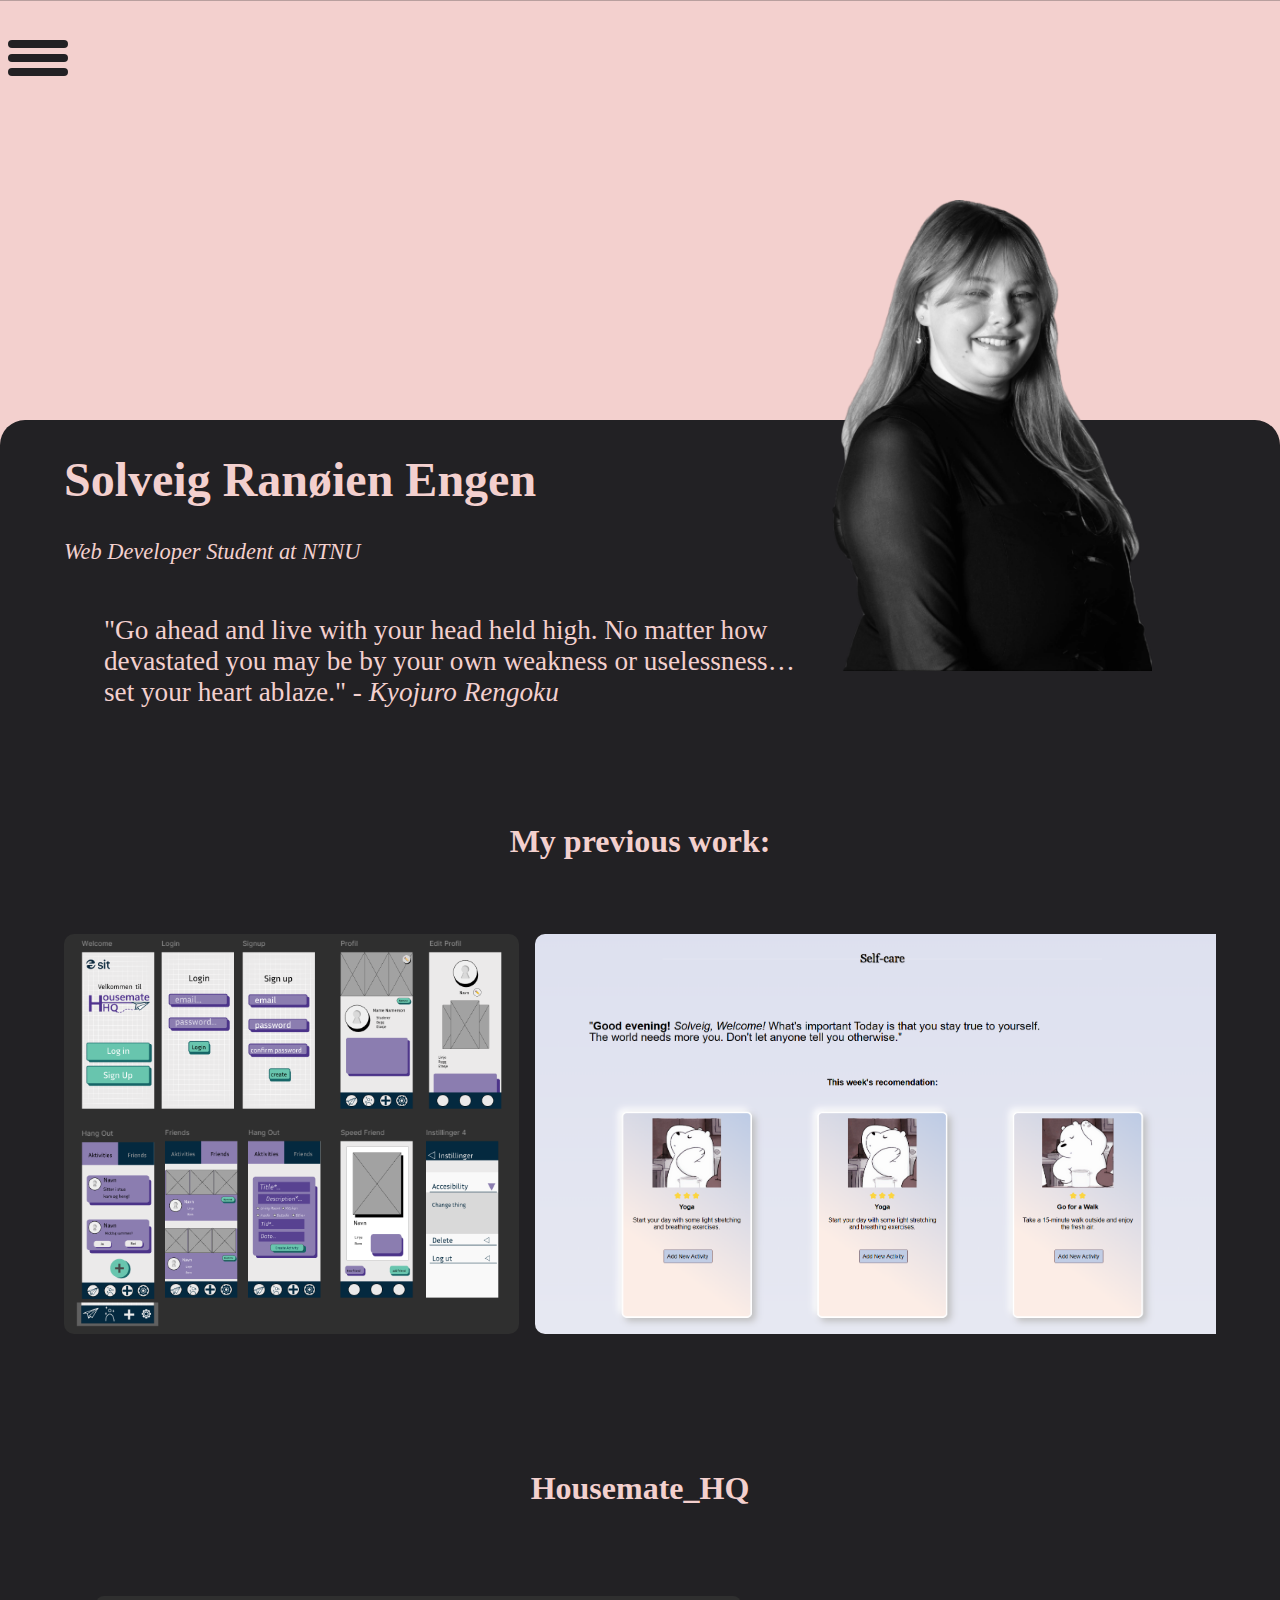
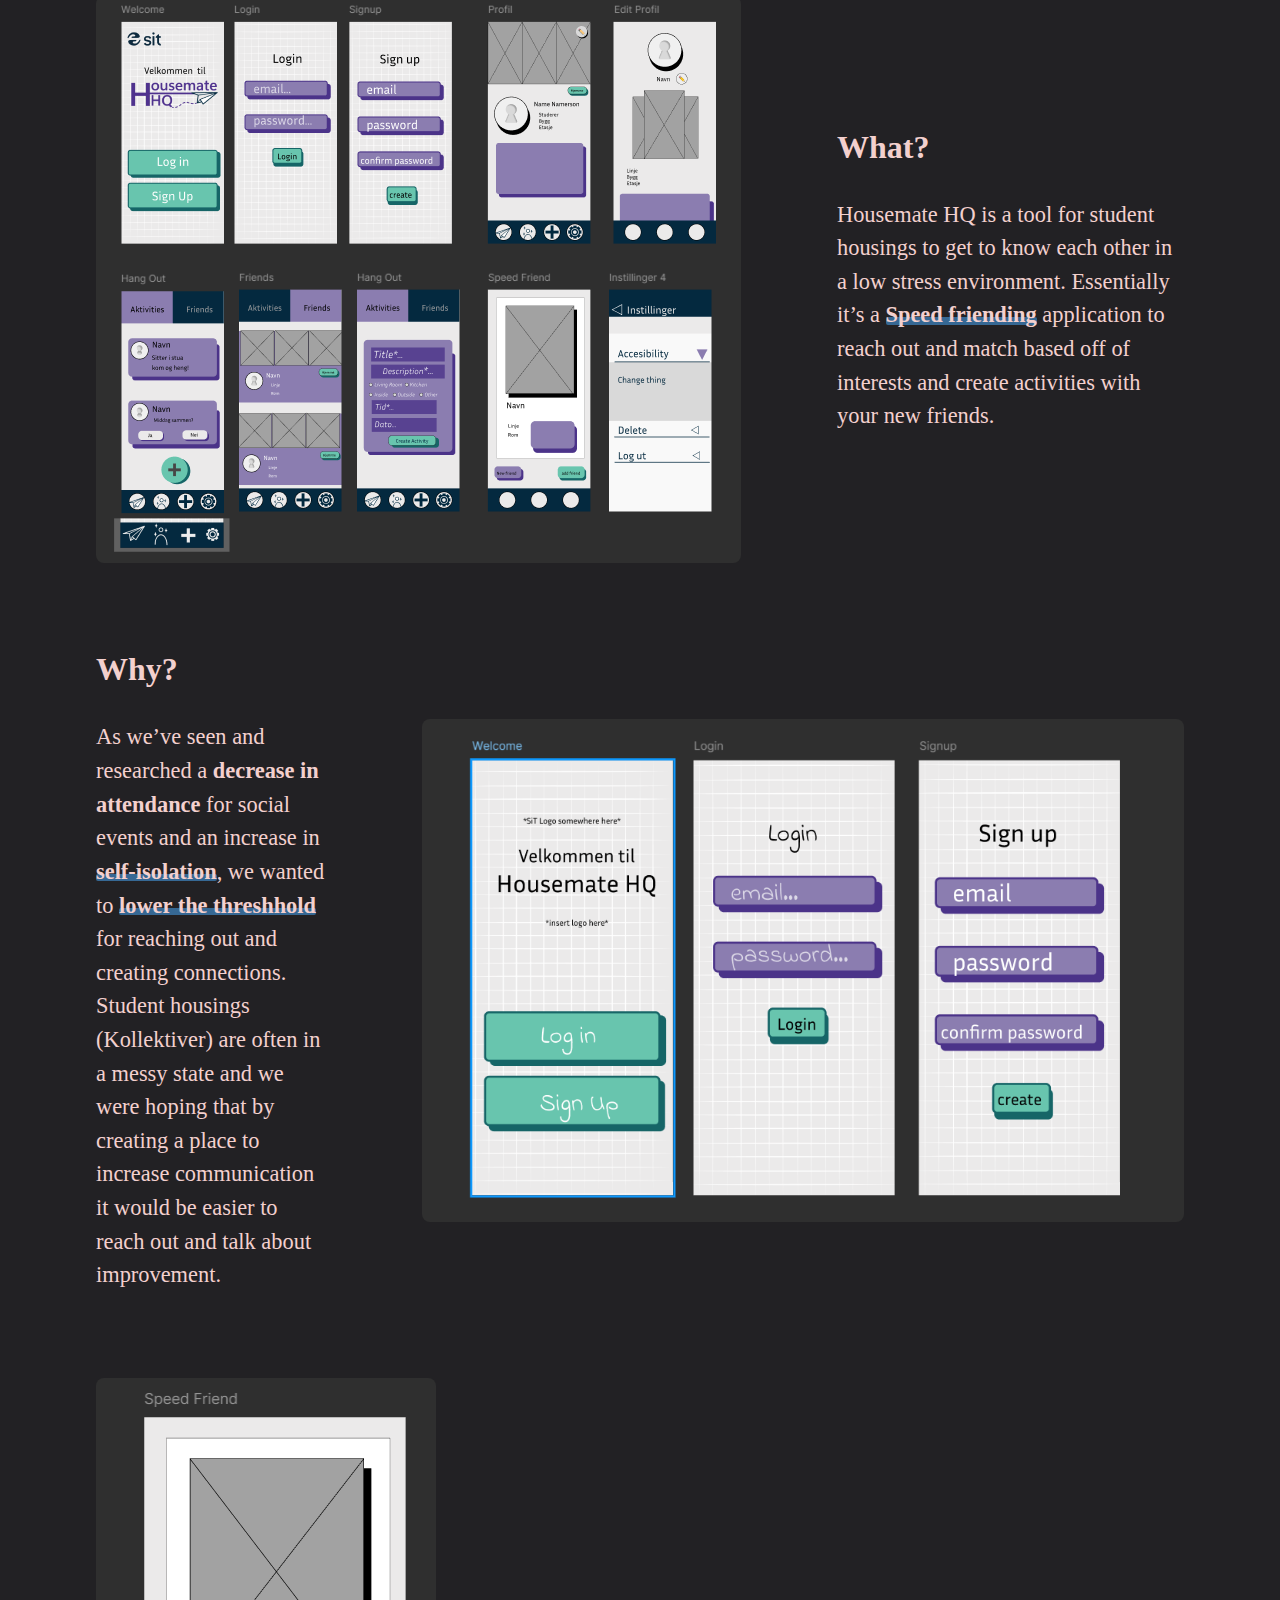
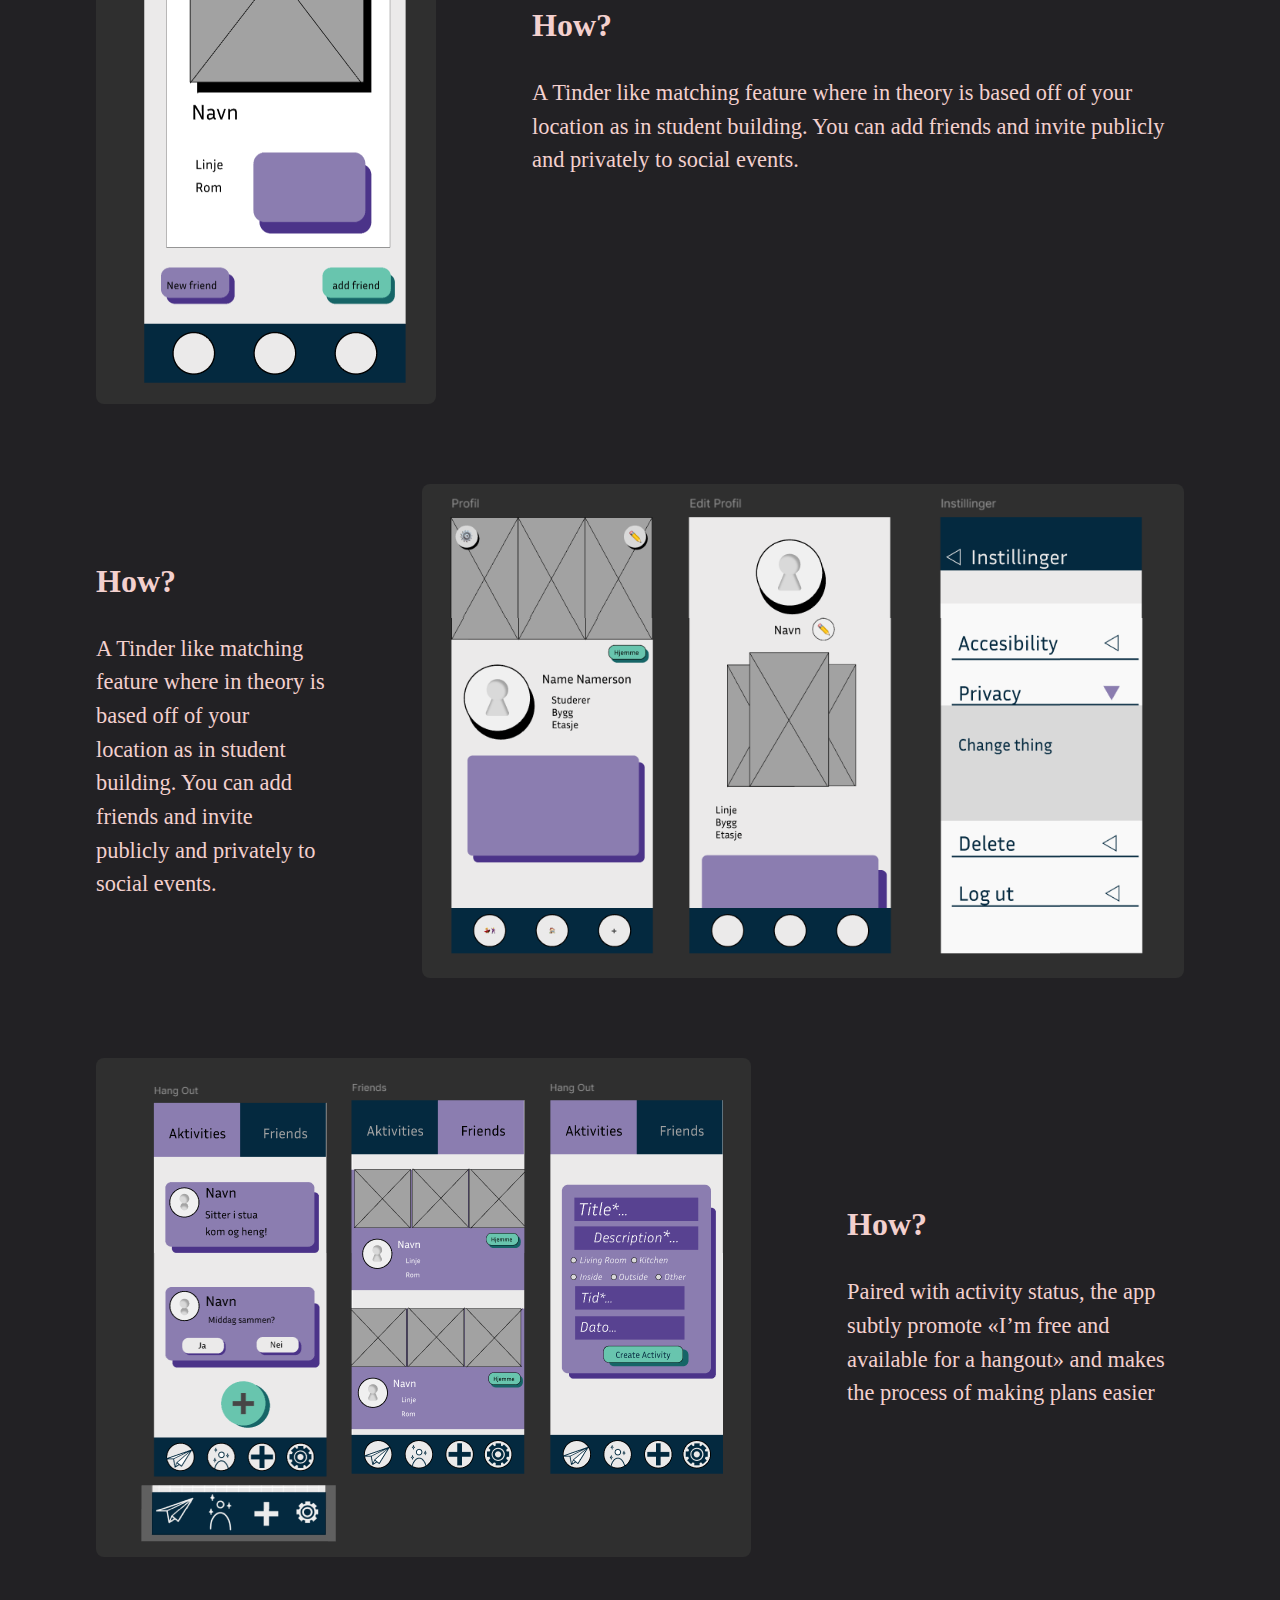
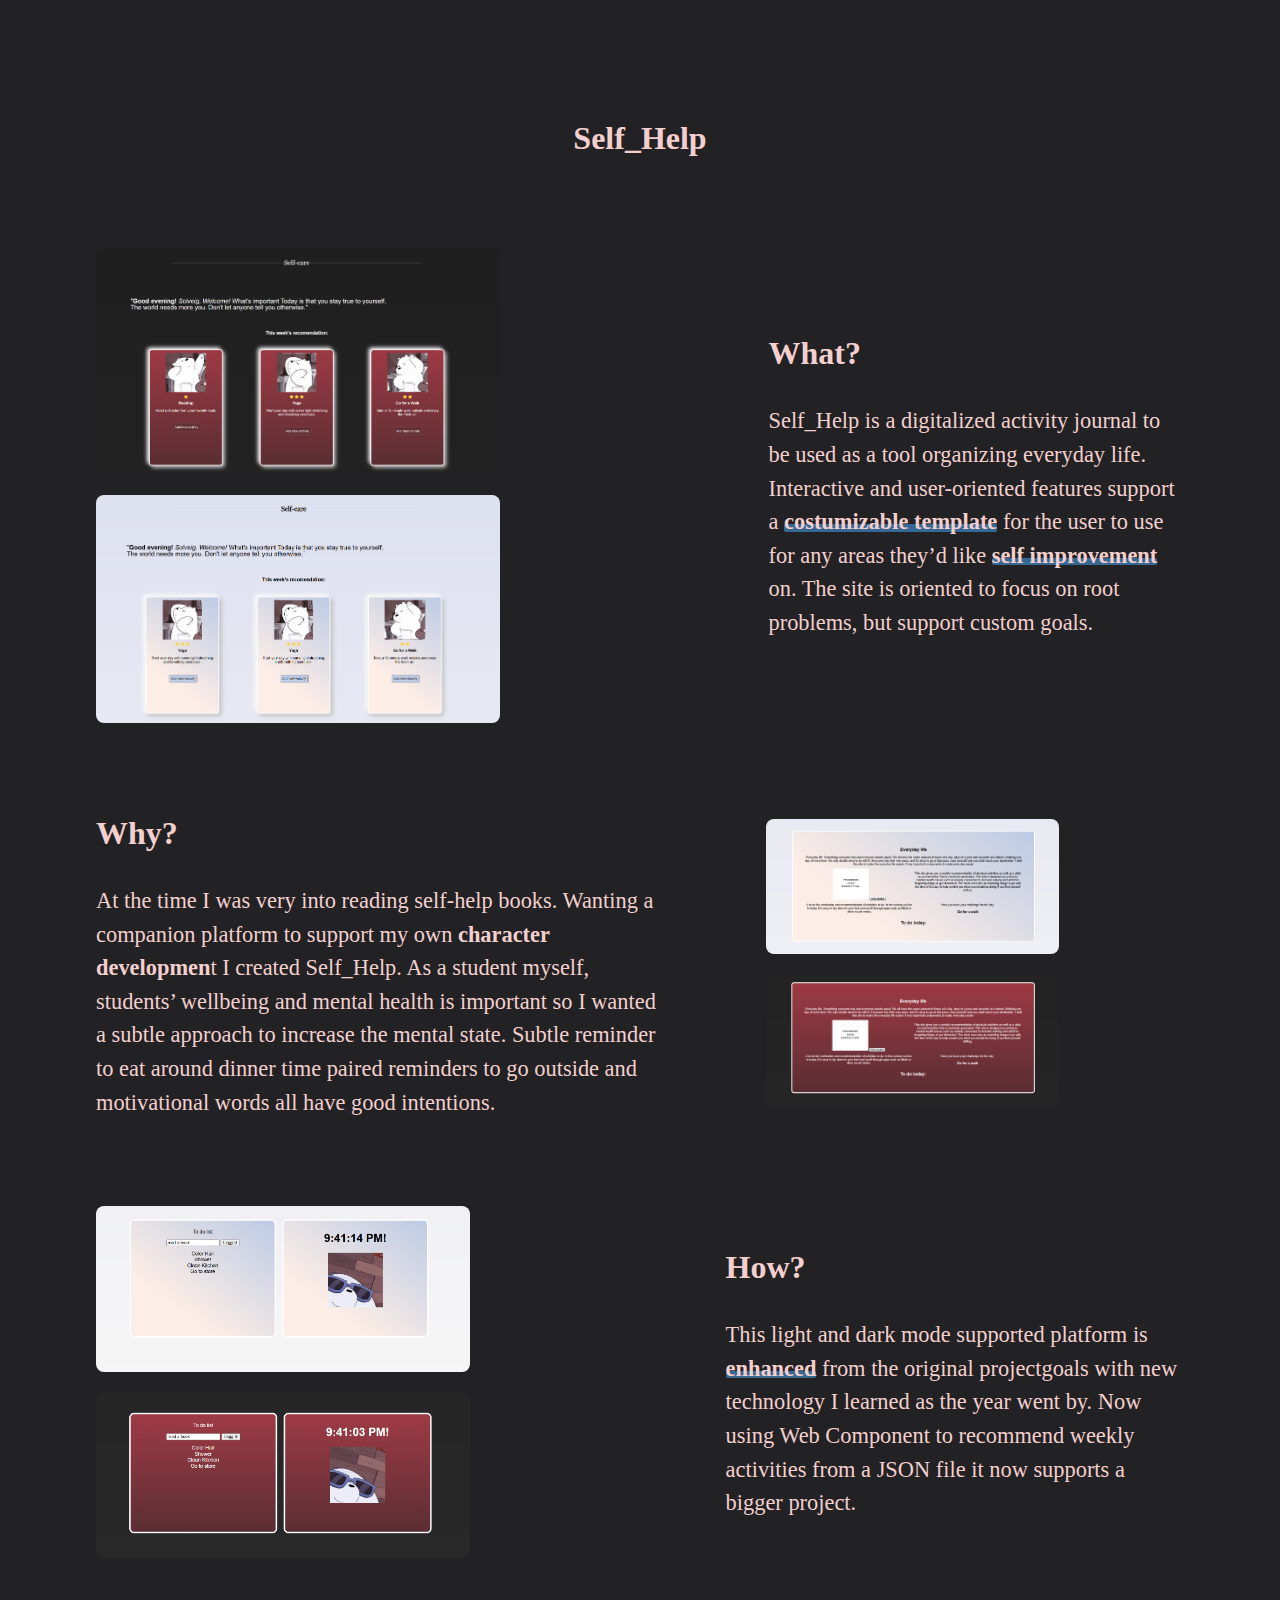
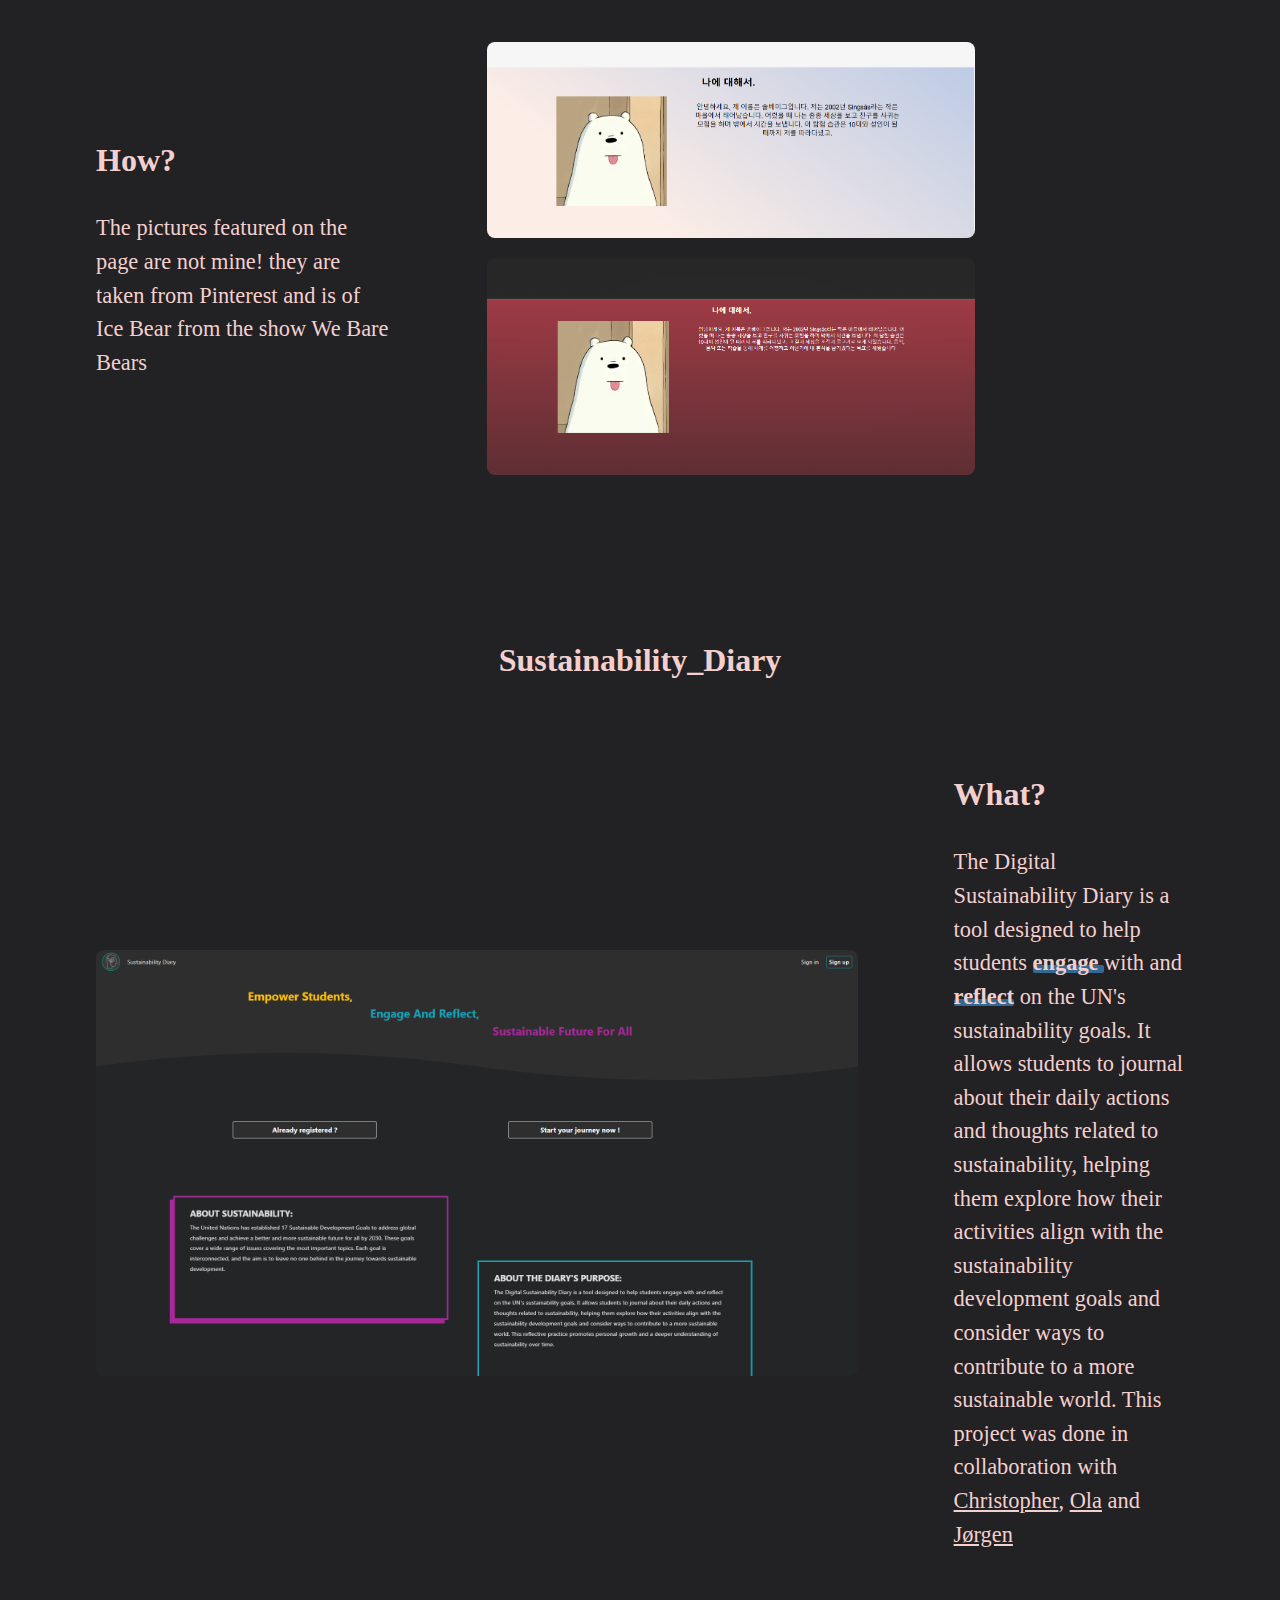
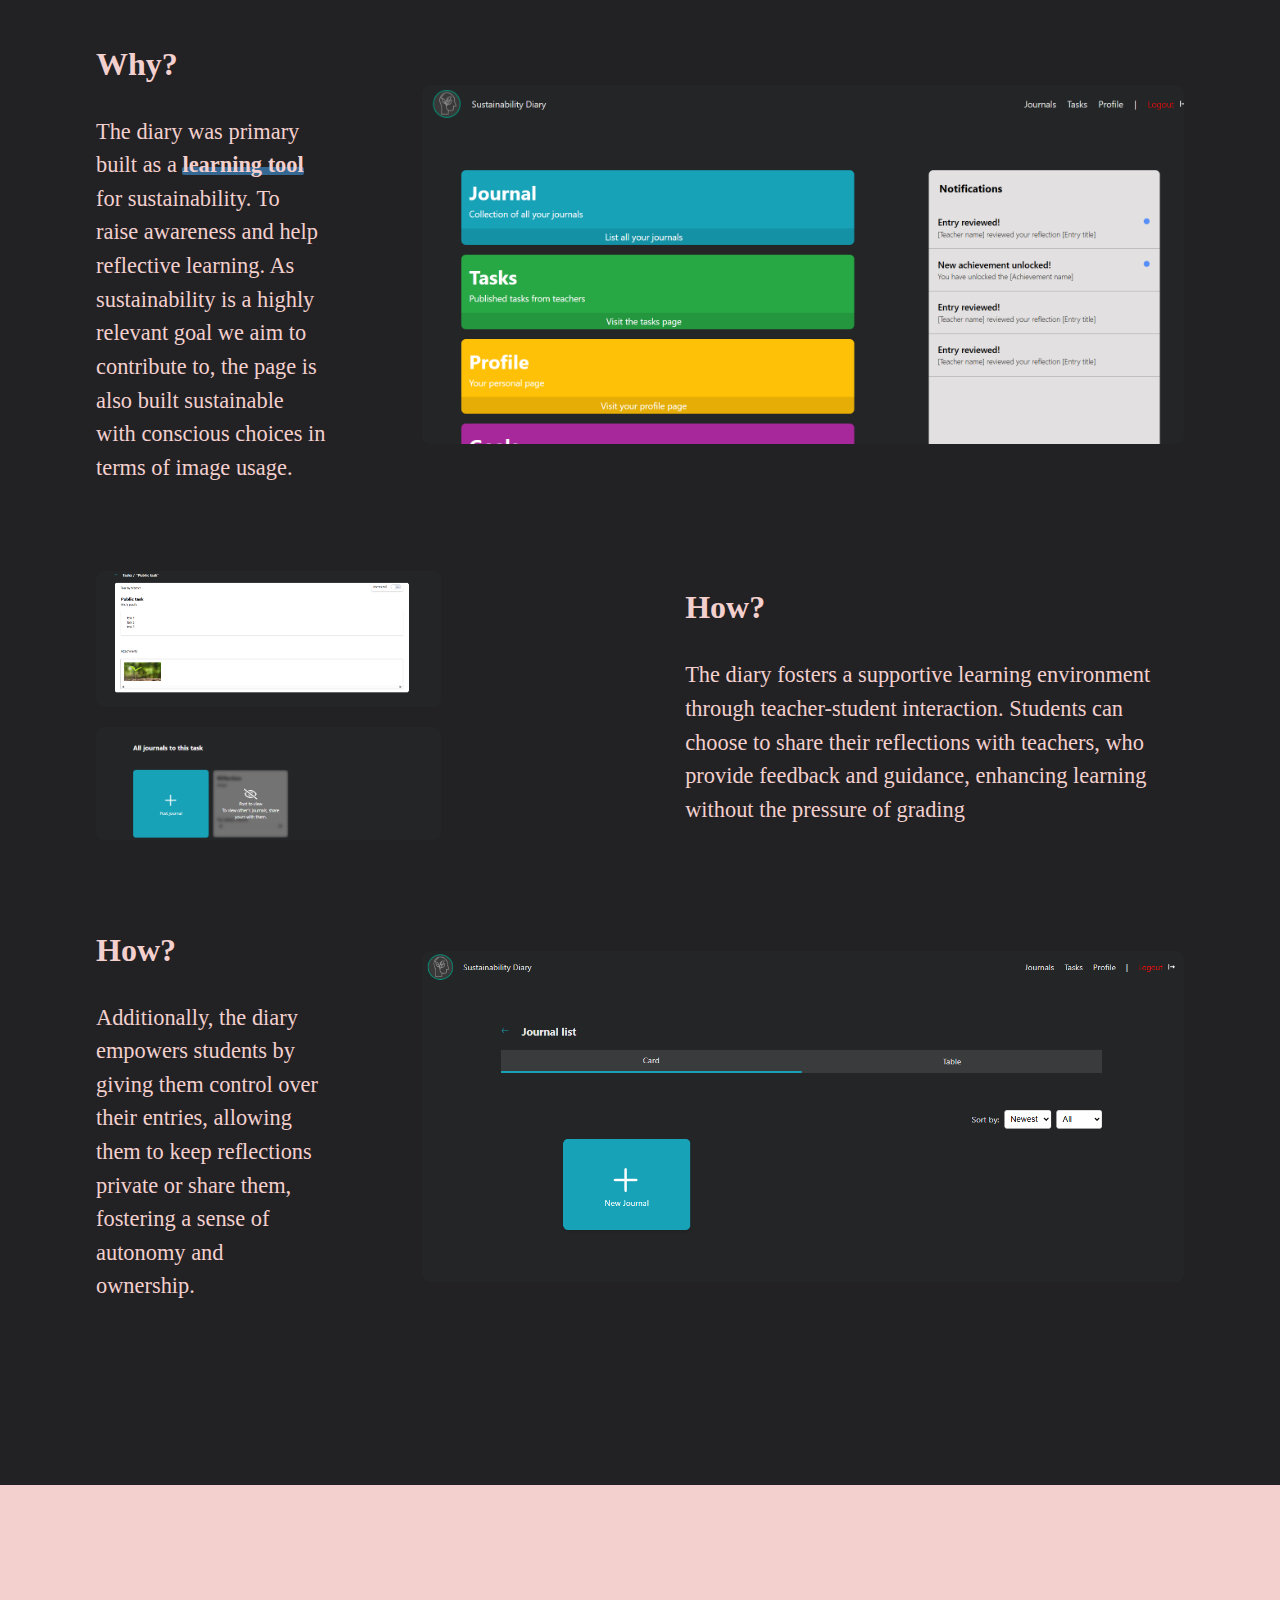
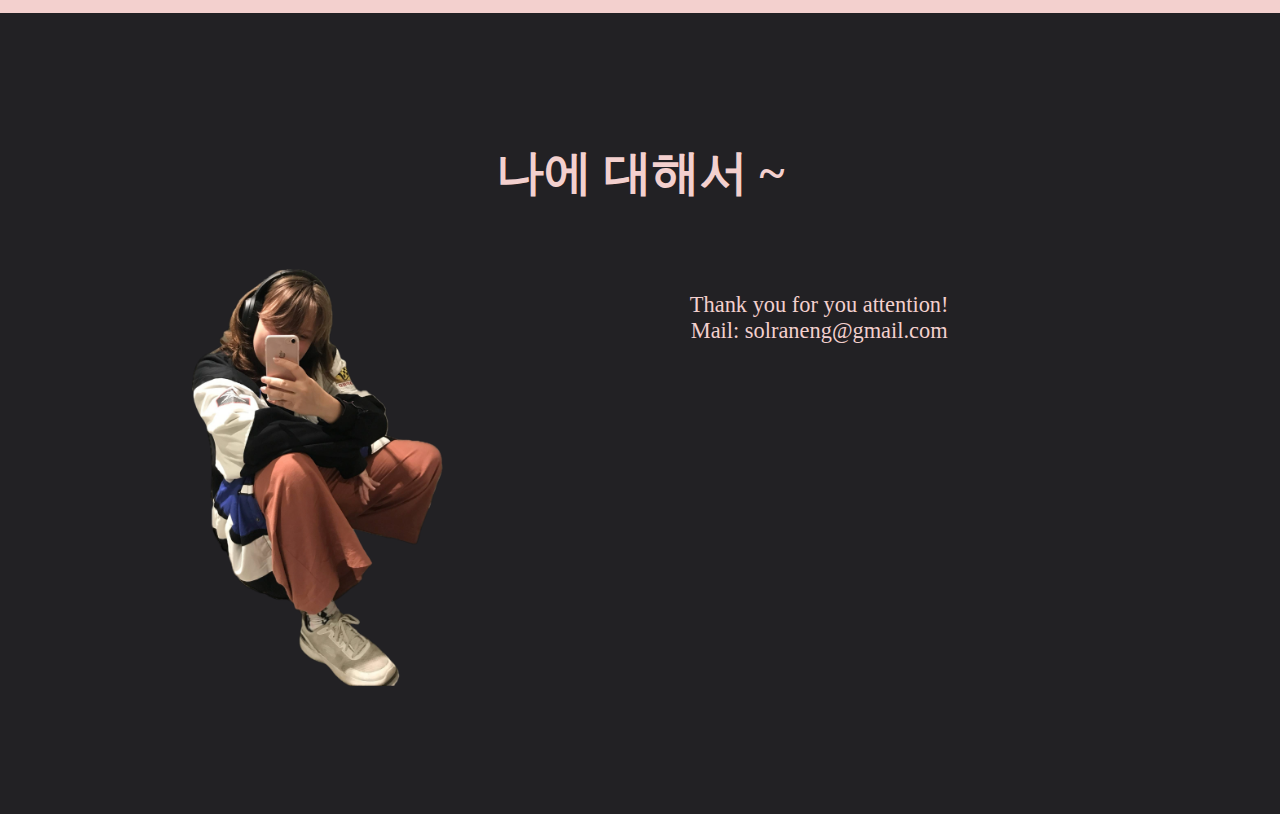
<file: index.html>
<!DOCTYPE html>
<html lang="en">
<head>
<meta charset="UTF-8">
<meta name="viewport" content="width=device-width, initial-scale=1.0">
<meta http-equiv="X-UA-Compatible" content="ie=edge">
<meta name="description" content="Solveig Portfolio">
<link rel="stylesheet" href="style.css">
<title> Hei! I'm Solveig </title>
</head>
<body>
    <header>
        <label class="hamburger-menu">
            <input type="checkbox">
        </label>
        <aside class="sidebar">
            <nav>
                <ul>
                    <li>
                        <button id="light-mode-btn">Light Mode 🌞</button>
                        <button id="dark-mode-btn">Dark Mode 🌙</button>
                    </li>
                    <li><a href="aboutMe.html"  class="nav_li">About_Me</a></li>
                    <li><a href="index.html" class="nav_li">Previous_work</a></li>
                    <li><a href="#housemate" class="nav_li">Housemate_HQ</a></li>
                    <li><a href="#selfhelp"  class="nav_li">Self_Help</a></li>
                    <li><a href="#sustainability"  class="nav_li">Sustainability_Diary</a></li>
                </ul>
            </nav>
        </aside>
    </header>
    <main>
        <div class="presentation">
             <div>
                <h1>Solveig Ranøien Engen</h1>
                <p><i>Web Developer Student at NTNU</i></p>
            </div>
            <div>
                <img class="main_profile_image bw" src="img/Me_black_n_white.png" alt="Picture of Solveig in colors">
            </div>
        </div>
        <blockquote>"Go ahead and live with your head held high. No matter how devastated you may be by your own weakness or uselessness…set your heart ablaze." - <i>Kyojuro Rengoku</i></blockquote>
        <div>
            <h2>My previous work:</h2>
            <div class="picture_frame">
                <a href="#housemate"><img src="img/Bachelor_Project_Overview.png" alt="Picture of Housemate HQ's activity related pages"></a>
                <a href="#selfhelp"><img src="img/Self_Help_Light_Main.png" alt="Picture of Self help's main components in dark mode"></a>
                <a href="#sustainability"><img src="img/Sustainability_Diary_Main.png" alt="Picture of sustainability diary's Welcome Page"> </a>
            </div>
        </div>
        <h2 id="housemate">Housemate_HQ</h2>
        <div class="project_slideshow">
            <div class="slide">
                 <img src="img/Bachelor_Project_Overview.png" alt="Overview of Housemate HQ's pages">
                 <div>
                    <h3>What?</h3>
                    <p>Housemate HQ is a tool for student housings to get to know each other in a low stress environment. Essentially it’s a <b>Speed friending</b> application to reach out and match based off of interests and create activities with your new friends.</p>
                 </div>
            </div>
            <div class="slide">
                 <img src="img/Bachelor_Project_Login.png" alt="Picture of Housemate HQ's login related pages">
                 <div>
                    <h3>Why?</h3>
                    <p>As we’ve seen and researched a <b>decrease in attendance</b> for social events and an increase in <b>self-isolation</b>, we wanted to <b>lower the threshhold</b> for reaching out and creating connections. Student housings (Kollektiver) are often in a messy state and we were hoping that by creating a place to increase communication it would be easier to reach out and talk about improvement. </p>
                 </div>
            </div>
            <div class="slide">
                 <img src="img/Bachelor_Project_Friends.png" id="profile_image_too_big" alt="Picture of Housemate HQ's friends related pages">
                 <div>
                     <h3>How?</h3>
                    <p>A Tinder like matching feature where in theory is based off of your location as in student building. You can add friends and invite publicly and privately to social events.</p>
                 </div>
            </div>
             <div class="slide">
                 <img src="img/Bachelor_Project_Profile.png" alt="Picture of Housemate HQ's profile related pages">
                 <div>
                    <h3>How?</h3>
                    <p>A Tinder like matching feature where in theory is based off of your location as in student building. You can add friends and invite publicly and privately to social events.</p>
                 </div>
            </div>
            <div class="slide">
                 <img src="img/Bachelor_Project_Activities.png" alt="Picture of Housemate HQ's activity related pages">
                 <div>
                    <h3>How?</h3>
                    <p>Paired with activity status, the app subtly promote «I’m free and available for a hangout» and makes the process of making plans easier</p>
                 </div>
            </div>
        </div>
        <h2 id="selfhelp">Self_Help</h2>
        <div class="project_slideshow">
            <div class="slide">
                <div>
                    <img src="img/Self_Help_Dark_Main.png" alt="Picture of Self help's main components in dark mode">
                 <img src="img/Self_Help_Light_Main.png" alt="Picture of Self help's main components in light mode">
                </div>
                 <div>
                    <h3>What?</h3>
                    <p>Self_Help is a digitalized activity journal to be used as a tool organizing everyday life. Interactive and user-oriented features support a <b>costumizable template</b> for the user to use for any areas they’d like <b>self improvement</b> on. The site is oriented to focus on root problems, but support custom goals.</p>
                 </div>
            </div>
            <div class="slide">
                <div>
                    <img src="img/Self_Help_Light_Content.png" alt="Picture of Self help's main content text in light mode">
                    <img src="img/Self_Help_Dark_Content.png" alt="Picture of Self help's main content text in dark mode">
                </div>
                <div>
                    <h3>Why?</h3>
                    <p>At the time I was very into reading self-help books. Wanting a companion platform to support my own <b>character developmen</b>t I created Self_Help. As a student myself, students’ wellbeing and mental health is important so I wanted a subtle approach to increase the mental state. Subtle reminder to eat around dinner time paired reminders to go outside and motivational words all have good intentions.  </p>
                 </div>
            </div>
            <div class="slide">
                <div>
                     <img src="img/Self_Help_Light_To_Do_Time.png" alt="Picture of Self help's to do list with clock in light mode">
                     <img src="img/Self_Help_Dark_To_Do_Time.png" alt="Picture of Self help's to do list with clock in dark mode">
                </div>
                <div>
                    <h3>How?</h3>
                    <p>This light and dark mode supported platform is <b>enhanced</b> from the original projectgoals with new technology I learned as the year went by. Now using Web Component to recommend weekly activities from a JSON file it now supports a bigger project.</p>
                </div>
            </div>
            <div class="slide">
                <div>
                     <img src="img/Self_Help_Light_Footer.png" alt="Picture of Self help's footer in light mode">
                    <img src="img/Self_Help_Dark_Footer.png" alt="Picture of Self help's footer in dark mode">
                </div>
                <div>
                    <h3>How?</h3>
                    <p>The pictures featured on the page are not mine! they are taken from Pinterest and is of Ice Bear from the show We Bare Bears</p>
                </div>
            </div>
        </div>
        <h2 id="sustainability">Sustainability_Diary</h2>
        <div class="project_slideshow">
            <div class="slide">
                 <img src="img/Sustainability_Diary_Main.png" alt="Picture of sustainability diary's Welcome Page">
                 <div>
                    <h3>What?</h3>
                    <p>The Digital Sustainability Diary is a tool designed to help students <b>engage </b>with and <b>reflect</b> on the UN's sustainability goals. It allows students to journal about their daily actions and thoughts related to sustainability, helping them explore how their activities align with the sustainability development goals and consider ways to contribute to a more sustainable world.
                    This project was done in collaboration with <a class="groupMembers" href="https://www.cngo.no/">Christopher</a>, <a class="groupMembers" href="https://ninejar.github.io/portfolio/">Ola</a> and <a class="groupMembers" href="https://jorgennonstad.no/">Jørgen</a>
                 </p>

                 </div>
            </div>
            <div class="slide">
                 <img src="img/Sustainability_Diary_HomeScreen.png" alt="Picture of sustainability diary's Home screen">
                 <div>
                    <h3>Why?</h3>
                    <p>The diary was primary built as a <b>learning tool</b> for sustainability. To raise awareness and help reflective learning. As sustainability is a highly relevant goal we aim to contribute to, the page is also built sustainable with conscious choices in terms of image usage. </p>
                 </div>
            </div>
            <div class="slide">
                <div>
                    <img src="img/Sustainability_Diary_Tasks.png" alt="Picture of sustainability diary's Task posted by teacher">
                    <img src="img/Sustainability_Diary_Tasks_Responses.png" alt="Picture of sustainability diary's Task response view">
                </div>
                <div>
                     <h3>How?</h3>
                    <p>The diary fosters a supportive learning environment through teacher-student interaction. Students can choose to share their reflections with teachers, who provide feedback and guidance, enhancing learning without the pressure of grading</p>
                </div>
            </div>
             <div class="slide">
                 <img src="img/Sustainability_Diary_Add.png" alt="Picture of sustainability diary's add reflection note page">
                 <div>
                    <h3>How?</h3>
                    <p>Additionally, the diary empowers students by giving them control over their entries, allowing them to keep reflections private or share them, fostering a sense of autonomy and ownership.</p>
                 </div>
            </div>
        </div>
    </main>
         <footer id="footer">
            <h2 class="aboutMe">나에 대해서 ~</h2>
            <div class="ending">
                <img src="img/Me_Pose_2.png" alt="Mirror selfie of Solveig, full body">
                <p>Thank you for you attention!
                    <br>
                    Mail: solraneng@gmail.com

                </p>
            </div>
        </footer>
    <script src="script.js"></script>
</body>
</html>
</file>
<file: style.css>
:root {
  --bar-width: 60px;
  --bar-height: 8px;
  --hamburger-gap: 6px;
  --foreground: #222124;
  --background: white;
  --hamburger-margin: 8px;
  --animation-timing: 200ms ease-in-out;
  --hamburger-height: calc(var(--bar-height) * 3 + var(--hamburger-gap) * 2);
  --bg-color: #222124;
  --text-color: #F3D0CE;
  --accent-color: white;
  --border-color: white;
}
*, *::after, *::before {
    box-sizing: border-box;
}
body {
  background-color: var(--text-color);
  color: var(--bg-color);
   margin: 0;
}
main{
    padding-left: 5%;
    padding-right: 5%;
    padding-bottom: 10%;;
    border-top-left-radius: 25px;
    border-top-right-radius: 25px;
    background-color: var(--bg-color);
    color: var(--text-color);
}
a, .icon_list, h1, .aboutMe, .ending {
  color: var(--text-color);
}
header{
    margin-bottom: 30%;
    position:relative;
}
.presentation{
    display: grid;
    grid-template-columns: 2fr 1fr;
}
a{
    text-decoration: none;
    font-size: 0.9em;
}
ul {
  list-style-type: none;
  margin: 0;
  padding: 0;
  text-align: center;
}
li{
    margin-bottom: 10%;
    line-height: 3em;
    font-size: 1.8em;
    border-bottom: 1px solid white;
}
button{
    background-color: var(--bg-color);
    color: var(--accent-color);
    border: 1px solid var(--accent-color);
    font-size: 0.7em;
    border-radius: 15px;
    padding: 2%;
}
#footer {
  background-color: var(--bg-color);
  color: var(--accent-color);
  text-align: center;
}
.main_profile_image{
    width: 30%;
    position: absolute;
    top: 70px;
}
img{
    width:100%;
}
.stats{
  display:grid;
  grid-template-columns: 1fr 1fr;
}
.ending{
     display: grid;
    grid-template-columns: 1fr 1.5fr;
    margin-left: 15%;
    padding-bottom: 10%;
    margin-right: 15%;
}
.hamburger-menu {
  --x-width: calc(var(--hamburger-height) * 1.41421356237);
  display: flex;
  flex-direction: column;
  gap: var(--hamburger-gap);
  width: max-content;
  position:relative;
  top: 40px;
  left: var(--hamburger-margin);
  right: auto;
  z-index: 2;
  cursor: pointer;
}

.hamburger-menu:has(input:checked) {
  --foreground: white;
  --background: #333;
}

.hamburger-menu:has(input:focus-visible)::before,
.hamburger-menu:has(input:focus-visible)::after,
.hamburger-menu input:focus-visible {
  border: 1px solid var(--background);
  box-shadow: 0 0 0 1px var(--foreground);
}

.hamburger-menu::before,
.hamburger-menu::after,
.hamburger-menu input {
  content: "";
  width: var(--bar-width);
  height: var(--bar-height);
  background-color: var(--foreground);
  border-radius: 9999px;
  transform-origin: left center;
  transition: opacity var(--animation-timing), width var(--animation-timing),
    rotate var(--animation-timing), translate var(--animation-timing),
    background-color var(--animation-timing);
}

.hamburger-menu input {
  appearance: none;
  padding: 0;
  margin: 0;
  outline: none;
  pointer-events: none;
}

.hamburger-menu:has(input:checked)::before {
  rotate: 45deg;
  width: var(--x-width);
  translate: 0 calc(var(--bar-height) / -2);
}

.hamburger-menu:has(input:checked)::after {
  rotate: -45deg;
  width: var(--x-width);
  translate: 0 calc(var(--bar-height) / 2);
}

.hamburger-menu input:checked {
  opacity: 0;
  width: 0;
}

.sidebar {
  position: absolute;
  top: 0;
  left: 0;
  right: 0;
  height: auto;
  width: 100%;
  max-width: none;
  translate: 0 -100%;
  transition: translate var(--animation-timing);
  padding: 0.5rem 1rem;
  padding-top: calc(var(--hamburger-height) + var(--hamburger-margin) + 1rem);
  background-color: var(--foreground);
  color: var(--background);
  z-index: 1;
}

.hamburger-menu:has(input:checked) + .sidebar {
  translate: 0;
}


.picture_frame {
  display: flex;
  gap: 1rem;
  overflow-x: auto;
  scroll-snap-type: x mandatory;
  -webkit-overflow-scrolling: touch;
  padding: 1rem 0;
  align-items: flex-start; 
}
.nav_li{
    color:white;
}

.picture_frame img {
  flex: 0 0 auto;
  height: 250px; 
  width: auto;
  scroll-snap-align: start;
  border-radius: 10px;
  object-fit: contain;
}
 .project_slideshow {
  display: flex;
  overflow-x: auto;
  gap: 2rem;
  scroll-snap-type: x mandatory;
  padding: 1rem;
  -webkit-overflow-scrolling: touch;
}
b{  
  position: relative;
  z-index: 1;
}
b::after {
  content: " ";
  position: absolute;
  left: 0rem;
  top: 60%; 
  width: 100%;
  height: 30%;
  background-color:#3F88C5;
  opacity: 0.7;
  z-index: -1;
  border-radius: 2px;
}

.slide {
  flex: 0 0 80%;
  scroll-snap-align: start;
  border-radius: 12px;
  padding: 1rem;
  box-shadow: 0 4px 10px var(--border-color);
}

.slide img {
  width: 100%;
  height: auto;
  border-radius: 8px;
  margin-bottom: 1rem;
}

.slide h3 {
  margin-top: 0.5rem;
}

.slide p {
  font-size: 0.95rem;
  line-height: 1.5;
}
.project_slideshow::-webkit-scrollbar {
  display: none;
}
.project_slideshow, .picture_frame {
  scrollbar-width: none;
}
#profile_image_too_big{
    width: 60%;
}
.slightly_too_big{
    width: 80%;
    margin-left: 5%;
    margin-top: 10%;
}
.icon_logo{
    width: 20%;
}
.icon_tech{
    margin-bottom: 10%;
    line-height: 0.5em;
    font-size: 1em;
    border-bottom: none;
}
.aboutMe{
    padding-top: 10%;
}
.icon_list{
    display: grid;
    grid-template-columns: 1fr 1fr 1fr;
}
.profile-stats {
 
      display: grid;
      grid-template-columns: 1fr ;
      background-color: #1e1e1e;
      color: white;
      padding: 2rem;
      margin:2%;
      border-radius: 15px;
      gap: 4rem;
      align-items: center;
      flex-wrap: wrap;

}

.profile-image img {
  width: 200px;
  border-radius: 25px;
  background: #7264D7;
}

.stats-container {
  flex: 1;
}

.stats-container h2 {
  font-size: 1.8em;
  color: #ffbdbd;
  border-bottom: 2px solid #ffbdbd;
  margin-bottom: 1rem;
}

.stats-list {
  list-style: none;
  padding: 0;
  margin: 0;
}

.stats-list li {
  display: flex;
  align-items: center;
  margin-bottom: 1rem;
  gap: 1rem;
  font-size: 1.1em;
  border-bottom: none;
}

.stats-list li img {
  width: 32px;
  height: 32px;
}

.stats-list .bar {
  flex: 1;
  height: 10px;
  background: #333;
  border-radius: 5px;
  overflow: hidden;
  margin-right: 0.5rem;
}

.stats-list .fill {
  height: 100%;
  background: #00bfff;
  border-radius: 5px;
}
.zzz_profile_img{
  margin-left:15%;
}

.score {
  min-width: 50px;
  text-align: right;
  font-weight: bold;
}
.personality_traits{
  display:grid;
  grid-template-columns: 1fr 1fr 1fr;
  background-color:#7264D7;
  border-radius: 15px;
  padding-top: 5%;
}
.zzz_text{
  font-size: 0.7em;
}
.profile_icon_logo{
  width:60%;
}
.technology_headline{
      margin-bottom: 2%;
      padding-top: 1%;
      margin-left: 20%;
    }
.hide{
  opacity: 0;
}
.zzz_profile{
    background: #7264D7;
    border-radius: 15px;
}
.profile-image{
  background: #7264D7;
  border-radius: 25px;
}
.zzz_info_card{
  display: grid;
  grid-template-columns: 1fr 1fr 1fr;
}
.zzz_info_card > img{
  width:80%;
}
.about{
      margin-top: 20%;
    }
.p_too_far{
      margin-bottom: 20%;
      max-width:80%;
      margin-left:10%;
      text-align: left;
}

blockquote{
        width: 60%;
        font-size: 1.3em;
    }
@media only screen and (min-width: 700px) {
    .main_profile_image{
        top: 40px;
    }
    .icon_list{
        margin-top: 10%;
    }
    .groupMembers{
      font-size: 1em;
      text-decoration:underline;
    }
    .zzz_info_card > img{
      width: 40%;
    }
    .zzz_text{
      font-size: 1.4em;
    }
    h1{
        font-size: 3em;
    }
    blockquote{
        width: 60%;
        font-size: 1.7em;
    }
    h2, h3{
        font-size: 2em;
    }
    h2{
      text-align: center;
      margin-top: 10%;
      margin-bottom: 5%;
    }
    .technology_headline{
      margin-bottom: 2%;
      padding-top: 1%;
      margin-left:0%;
    }
    p, .slide p{
        font-size: 1.4em;
    }
    .slide {
    display: flex;
    align-items: center;
    gap: 6rem;
    box-shadow: none;
  }

  .project_slideshow .slide:nth-child(even) {
    flex-direction: row-reverse;
  }
    .picture_frame img{
        height: 400px;
    }
    .project_slideshow{
      display: grid;
      grid-template-columns: 1fr;
    }
    .slightly_too_big{
        width:20%;
        margin-left: 40%;
    }
    .profile-stats {
      display: grid;
      grid-template-columns: 1fr 1fr;
      background-color: #1e1e1e;
      color: white;
      padding: 2rem;
      margin:2%;
      border-radius: 15px;
      gap: 4rem;
      align-items: center;
      flex-wrap: wrap;
}
.hide{
  opacity: 0;
}
.zzz_profile_img{
  margin-left:30%;
}
.zzz_info_card{
  display: grid;
  grid-template-columns: 1fr 1fr 1fr;
  margin-top:-40%;
}
h4{
  font-size: 1.5em;
}
.personality_traits{
  display:grid;
  grid-template-columns: 1fr 1fr 1fr;
  background-color:#7264D7;
  border-radius: 15px;
  padding-top: 5%;
}
/*
.zzz_stats{
    display: grid;
    grid-template-columns: 1.5fr 1fr;
      background-color: #1e1e1e;
      color: white;
      padding: 2rem;
      margin:2%;
      margin-bottom: 10%;
      border-radius: 15px;
      gap: 13rem;
      align-items: center;
      flex-wrap: wrap;
}*/

.zzz_profile{
    background: #7264D7;
    border-radius: 15px;
     max-width:85%;
    margin-left:7%;
}
.profile-image{
  background: #7264D7;
  border-radius: 25px;
}
.profile-image img {
  width: 400px;
}
.stats-container{
  margin-right:5%;
}
    .about{
      margin-top: 10%;
    }
    .p_too_far{
      margin-top: -5%;
      margin-bottom: 5%;
      max-width:80%;
      margin-left:10%;
      text-align: center;
    }
    .aboutMe{
        font-size: 3em;
        padding-top: 10%;
    }
    
    .slide img{
      width: 70%;
    }
    .bw{
      top: 200px;
      width: 25%;
    }
    li{
        line-height: 2em;
        font-size: 1.3em;
        margin-bottom: 5%;
    }
    button{
        font-size: 1em;
        padding: 1%;
        margin-bottom: 1%;
    }
    img{
        width: 70%;
    }
    a{
      font-size: 1.2em;
    }
}
</file>
